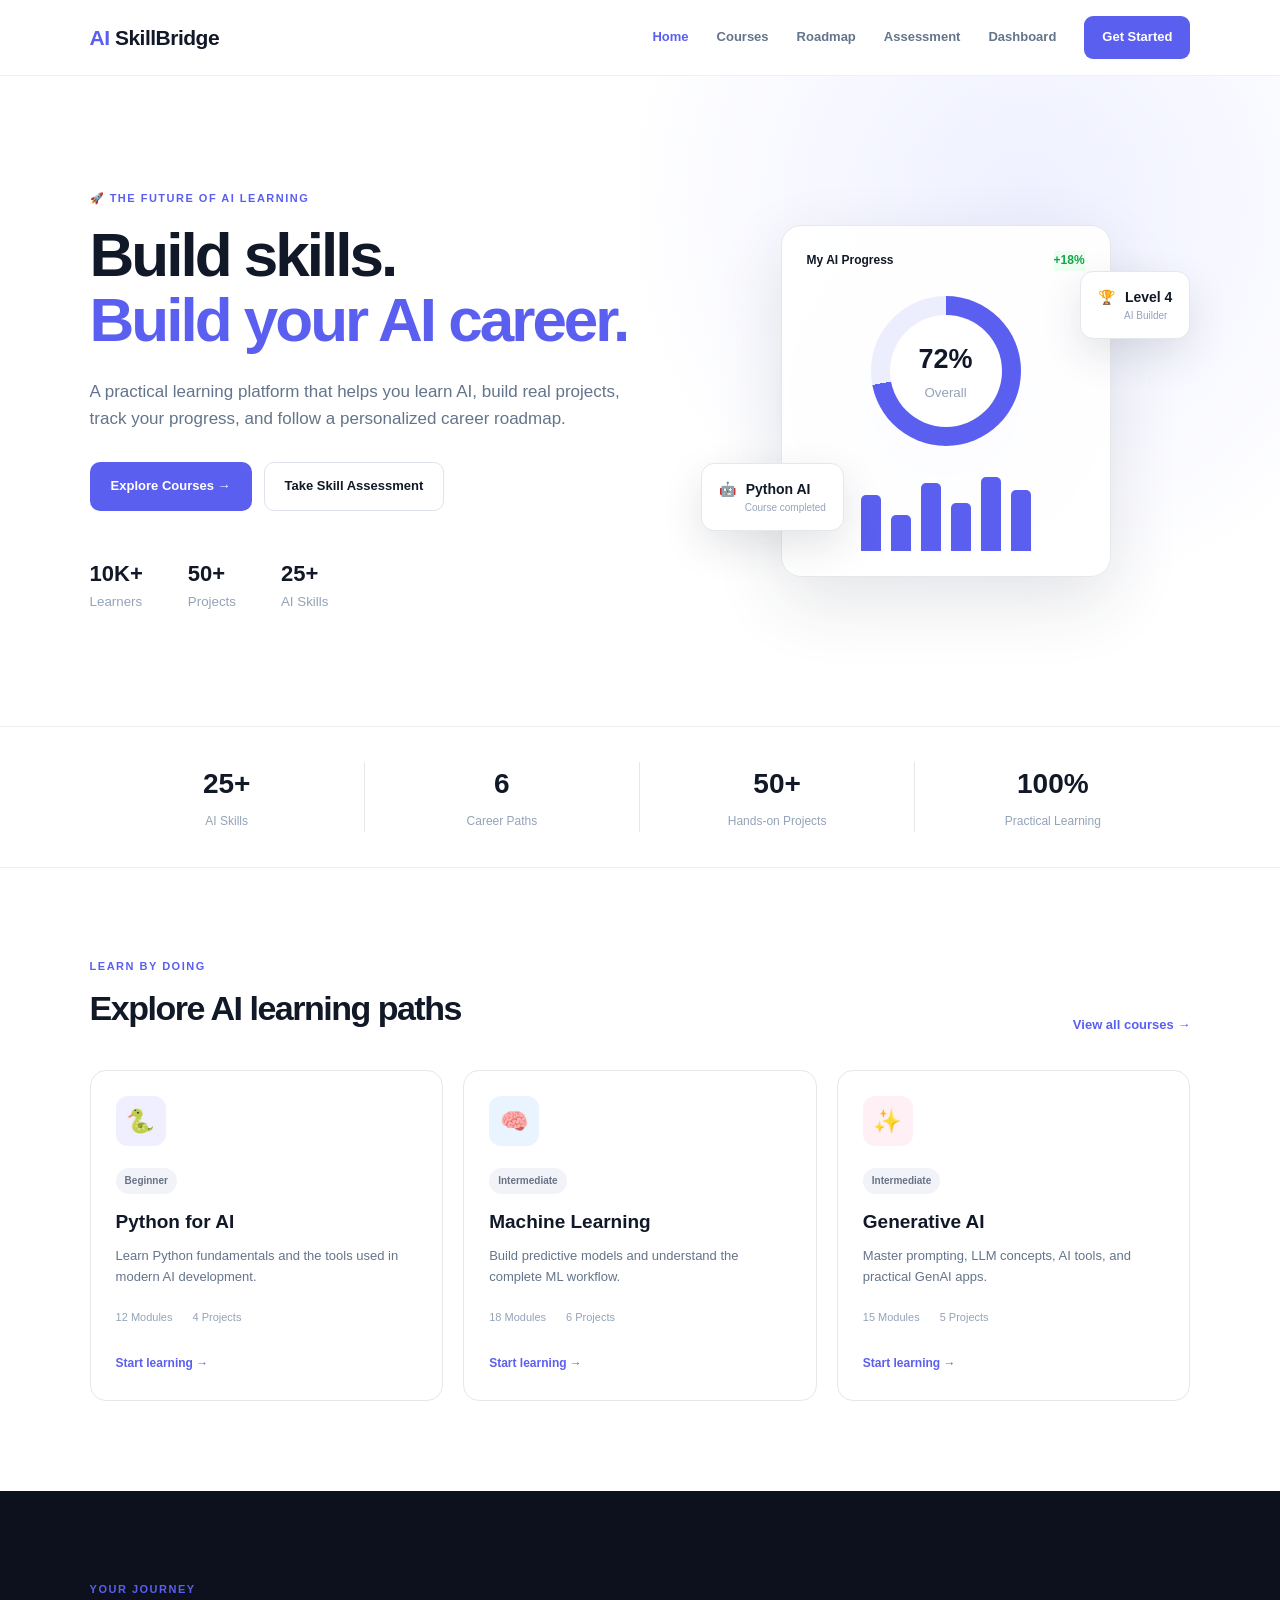
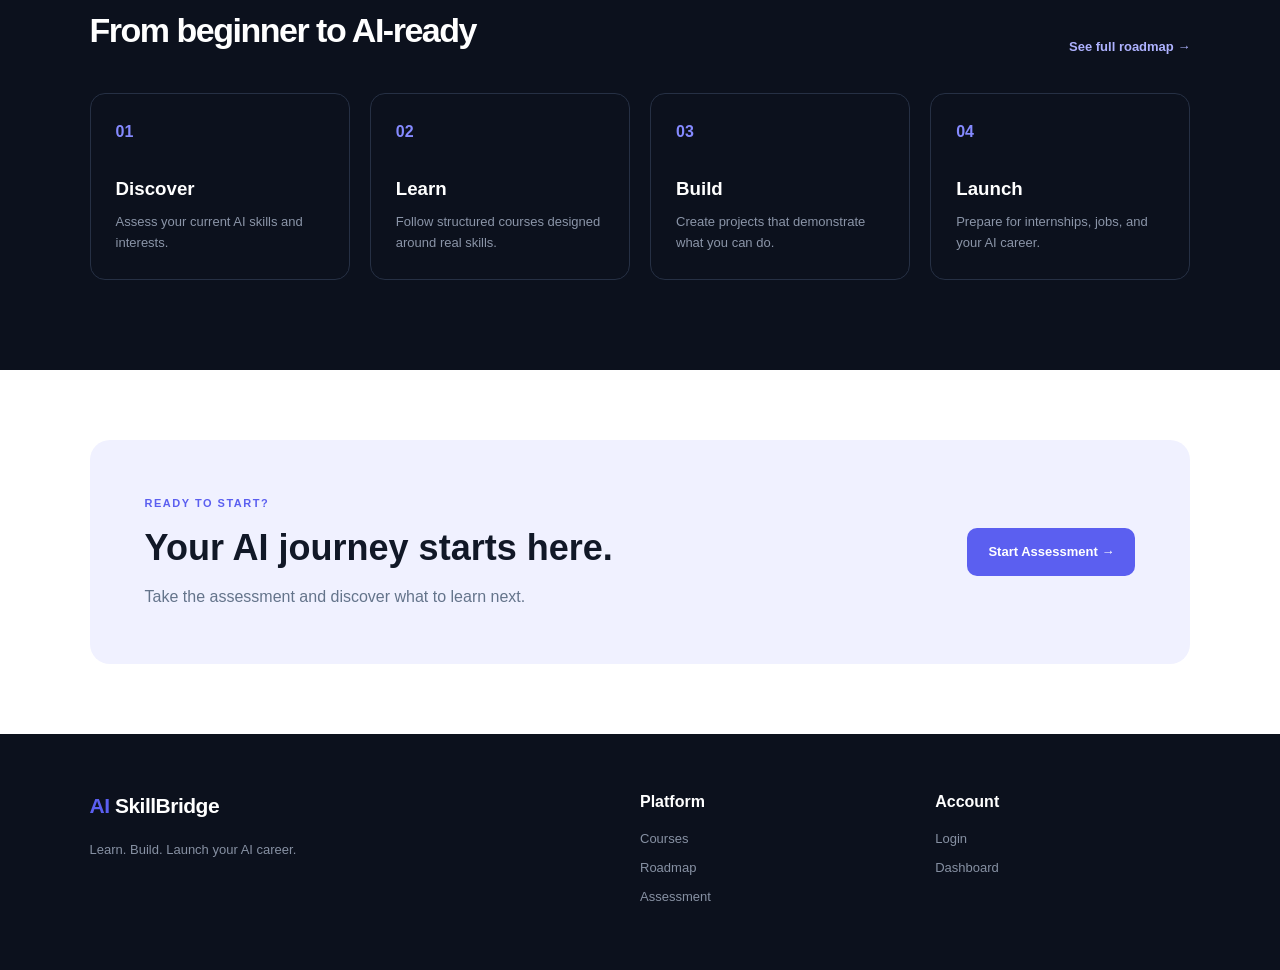
<file: index.html>
<!DOCTYPE html>
<html lang="en">
<head>
    <meta charset="UTF-8">
    <meta name="viewport" content="width=device-width, initial-scale=1.0">

    <title>AI SkillBridge | Build Your AI Career</title>

    <link rel="stylesheet" href="style.css">
    <link rel="stylesheet" href="responsive.css">
</head>

<body>

<header class="navbar">

    <a class="logo" href="index.html">
        <span>AI</span> SkillBridge
    </a>

    <button class="menu-toggle" id="menuToggle">☰</button>

    <nav id="mainNav">
        <a class="active" href="index.html">Home</a>
        <a href="courses.html">Courses</a>
        <a href="roadmap.html">Roadmap</a>
        <a href="assessment.html">Assessment</a>
        <a href="dashboard.html">Dashboard</a>
        <a class="nav-btn" href="login.html">Get Started</a>
    </nav>

</header>

<main>

<section class="hero">

    <div class="hero-copy">

        <p class="eyebrow">🚀 THE FUTURE OF AI LEARNING</p>

        <h1>
            Build skills.<br>
            <span>Build your AI career.</span>
        </h1>

        <p class="hero-text">
            A practical learning platform that helps you learn AI,
            build real projects, track your progress, and follow
            a personalized career roadmap.
        </p>

        <div class="hero-actions">

            <a class="btn primary" href="courses.html">
                Explore Courses →
            </a>

            <a class="btn secondary" href="assessment.html">
                Take Skill Assessment
            </a>

        </div>

        <div class="trust">

            <div>
                <strong>10K+</strong>
                <small>Learners</small>
            </div>

            <div>
                <strong>50+</strong>
                <small>Projects</small>
            </div>

            <div>
                <strong>25+</strong>
                <small>AI Skills</small>
            </div>

        </div>

    </div>


    <div class="hero-visual">

        <div class="orb"></div>

        <div class="dash-card main-card">

            <div class="card-top">
                <span>My AI Progress</span>
                <span class="green">+18%</span>
            </div>

            <div class="progress-ring">
                <b>72%</b>
                <small>Overall</small>
            </div>

            <div class="mini-bars">
                <i style="height:70%"></i>
                <i style="height:45%"></i>
                <i style="height:85%"></i>
                <i style="height:60%"></i>
                <i style="height:92%"></i>
                <i style="height:76%"></i>
            </div>

        </div>

        <div class="floating-card float-one">
            🤖
            <b>Python AI</b>
            <small>Course completed</small>
        </div>

        <div class="floating-card float-two">
            🏆
            <b>Level 4</b>
            <small>AI Builder</small>
        </div>

    </div>

</section>


<section class="stats">

    <div>
        <strong>25+</strong>
        <span>AI Skills</span>
    </div>

    <div>
        <strong>6</strong>
        <span>Career Paths</span>
    </div>

    <div>
        <strong>50+</strong>
        <span>Hands-on Projects</span>
    </div>

    <div>
        <strong>100%</strong>
        <span>Practical Learning</span>
    </div>

</section>


<section class="section">

    <div class="section-head">

        <div>
            <p class="eyebrow">LEARN BY DOING</p>
            <h2>Explore AI learning paths</h2>
        </div>

        <a href="courses.html">View all courses →</a>

    </div>


    <div class="course-grid">

        <article class="course-card">

            <div class="course-icon purple">🐍</div>

            <span class="tag">Beginner</span>

            <h3>Python for AI</h3>

            <p>
                Learn Python fundamentals and the tools used
                in modern AI development.
            </p>

            <div class="course-meta">
                <span>12 Modules</span>
                <span>4 Projects</span>
            </div>

            <a href="courses.html">Start learning →</a>

        </article>


        <article class="course-card">

            <div class="course-icon blue">🧠</div>

            <span class="tag">Intermediate</span>

            <h3>Machine Learning</h3>

            <p>
                Build predictive models and understand
                the complete ML workflow.
            </p>

            <div class="course-meta">
                <span>18 Modules</span>
                <span>6 Projects</span>
            </div>

            <a href="courses.html">Start learning →</a>

        </article>


        <article class="course-card">

            <div class="course-icon pink">✨</div>

            <span class="tag">Intermediate</span>

            <h3>Generative AI</h3>

            <p>
                Master prompting, LLM concepts, AI tools,
                and practical GenAI apps.
            </p>

            <div class="course-meta">
                <span>15 Modules</span>
                <span>5 Projects</span>
            </div>

            <a href="courses.html">Start learning →</a>

        </article>

    </div>

</section>


<section class="dark-section">

    <div class="section-head">

        <div>
            <p class="eyebrow">YOUR JOURNEY</p>
            <h2>From beginner to AI-ready</h2>
        </div>

        <a href="roadmap.html">See full roadmap →</a>

    </div>


    <div class="steps">

        <div class="step">
            <span>01</span>
            <h3>Discover</h3>
            <p>Assess your current AI skills and interests.</p>
        </div>

        <div class="step">
            <span>02</span>
            <h3>Learn</h3>
            <p>Follow structured courses designed around real skills.</p>
        </div>

        <div class="step">
            <span>03</span>
            <h3>Build</h3>
            <p>Create projects that demonstrate what you can do.</p>
        </div>

        <div class="step">
            <span>04</span>
            <h3>Launch</h3>
            <p>Prepare for internships, jobs, and your AI career.</p>
        </div>

    </div>

</section>


<section class="cta">

    <div>

        <p class="eyebrow">READY TO START?</p>

        <h2>Your AI journey starts here.</h2>

        <p>
            Take the assessment and discover what to learn next.
        </p>

    </div>

    <a class="btn primary" href="assessment.html">
        Start Assessment →
    </a>

</section>

</main>


<footer>

    <div>
        <a class="logo" href="index.html">
            <span>AI</span> SkillBridge
        </a>

        <p>Learn. Build. Launch your AI career.</p>
    </div>

    <div>
        <h4>Platform</h4>
        <a href="courses.html">Courses</a>
        <a href="roadmap.html">Roadmap</a>
        <a href="assessment.html">Assessment</a>
    </div>

    <div>
        <h4>Account</h4>
        <a href="login.html">Login</a>
        <a href="dashboard.html">Dashboard</a>
    </div>

</footer>


<script src="script.js"></script>

</body>
</html>
</file>
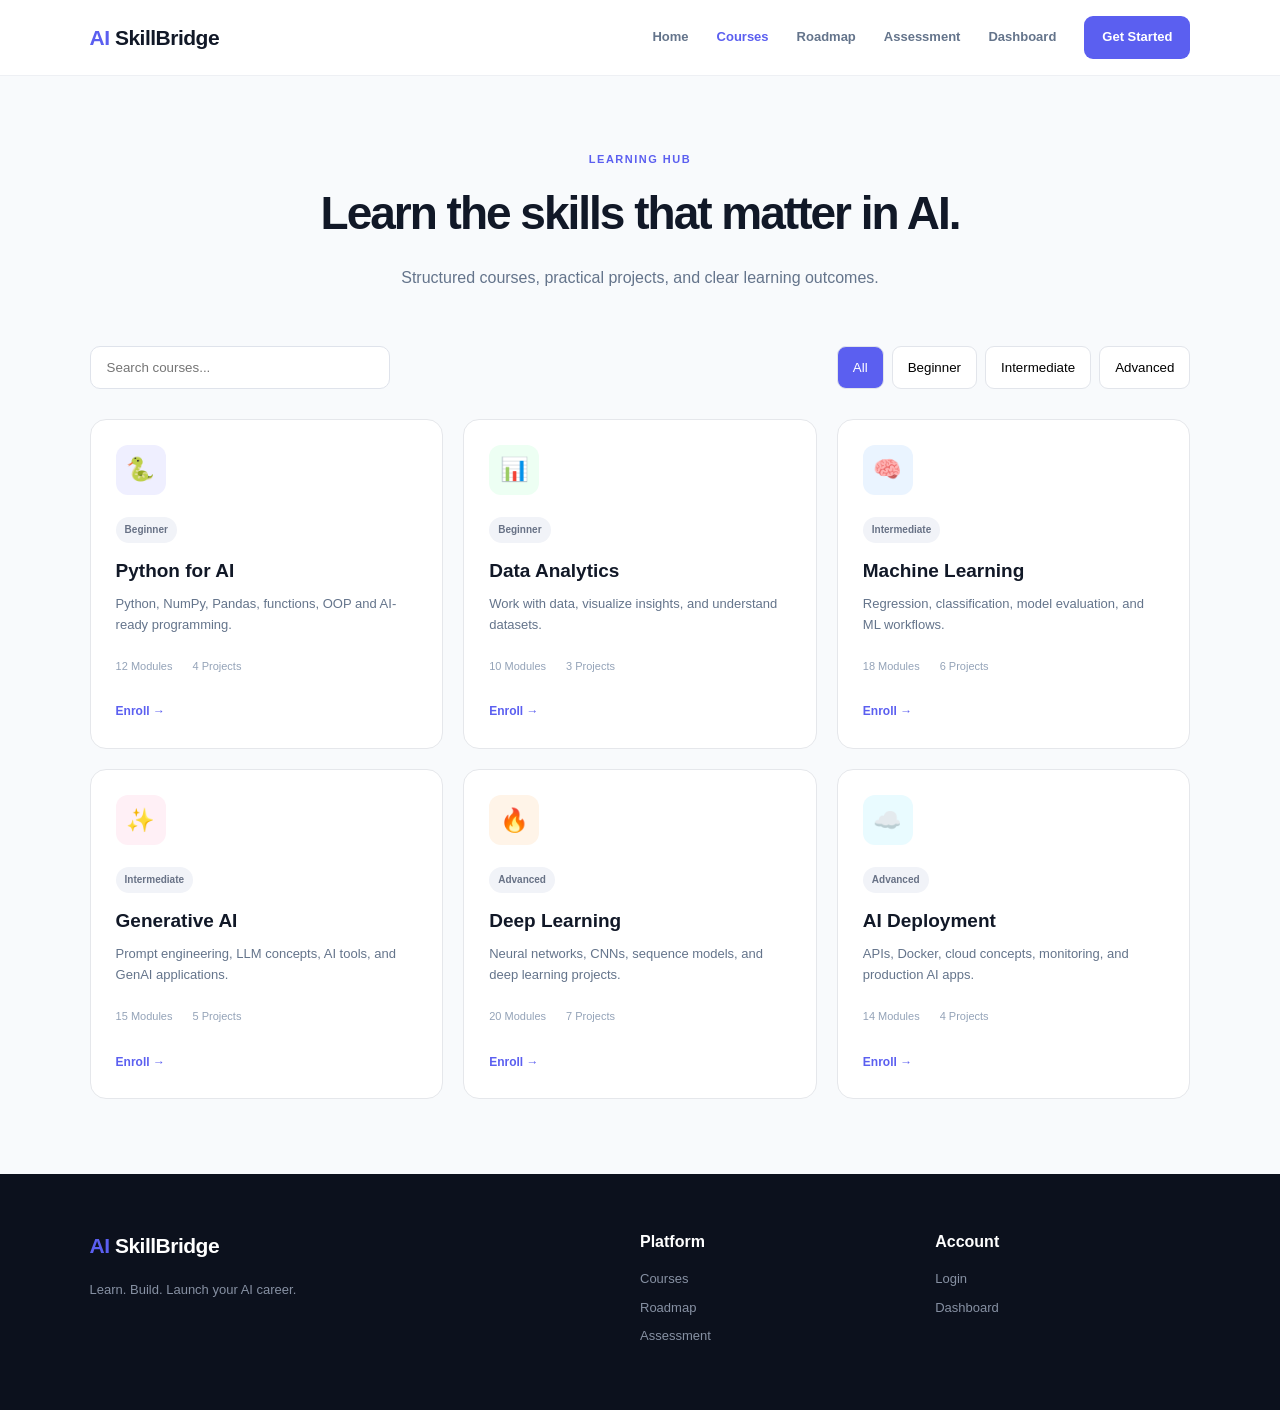
<file: courses.html>
<!DOCTYPE html>
<html lang="en">

<head>

    <meta charset="UTF-8">
    <meta name="viewport" content="width=device-width, initial-scale=1.0">

    <title>Courses | AI SkillBridge</title>

    <link rel="stylesheet" href="style.css">
    <link rel="stylesheet" href="responsive.css">

</head>

<body>

<header class="navbar">

    <a class="logo" href="index.html">
        <span>AI</span> SkillBridge
    </a>

    <button class="menu-toggle" id="menuToggle">☰</button>

    <nav id="mainNav">

        <a href="index.html">Home</a>

        <a class="active" href="courses.html">
            Courses
        </a>

        <a href="roadmap.html">Roadmap</a>

        <a href="assessment.html">Assessment</a>

        <a href="dashboard.html">Dashboard</a>

        <a class="nav-btn" href="login.html">
            Get Started
        </a>

    </nav>

</header>


<main class="page">

    <div class="page-hero">

        <p class="eyebrow">LEARNING HUB</p>

        <h1>
            Learn the skills that matter in AI.
        </h1>

        <p>
            Structured courses, practical projects,
            and clear learning outcomes.
        </p>

    </div>


    <div class="toolbar">

        <input
            id="courseSearch"
            type="search"
            placeholder="Search courses..."
        >

        <div class="filters">

            <button class="filter active" data-filter="all">
                All
            </button>

            <button class="filter" data-filter="beginner">
                Beginner
            </button>

            <button class="filter" data-filter="intermediate">
                Intermediate
            </button>

            <button class="filter" data-filter="advanced">
                Advanced
            </button>

        </div>

    </div>


    <div class="course-grid full-grid" id="courseGrid">


        <article
            class="course-card searchable"
            data-level="beginner"
            data-name="python ai"
        >

            <div class="course-icon purple">🐍</div>

            <span class="tag">Beginner</span>

            <h3>Python for AI</h3>

            <p>
                Python, NumPy, Pandas, functions,
                OOP and AI-ready programming.
            </p>

            <div class="course-meta">
                <span>12 Modules</span>
                <span>4 Projects</span>
            </div>

            <button
                class="course-action"
                data-course="Python for AI"
            >
                Enroll →
            </button>

        </article>


        <article
            class="course-card searchable"
            data-level="beginner"
            data-name="data analytics"
        >

            <div class="course-icon green">📊</div>

            <span class="tag">Beginner</span>

            <h3>Data Analytics</h3>

            <p>
                Work with data, visualize insights,
                and understand datasets.
            </p>

            <div class="course-meta">
                <span>10 Modules</span>
                <span>3 Projects</span>
            </div>

            <button
                class="course-action"
                data-course="Data Analytics"
            >
                Enroll →
            </button>

        </article>


        <article
            class="course-card searchable"
            data-level="intermediate"
            data-name="machine learning"
        >

            <div class="course-icon blue">🧠</div>

            <span class="tag">Intermediate</span>

            <h3>Machine Learning</h3>

            <p>
                Regression, classification,
                model evaluation, and ML workflows.
            </p>

            <div class="course-meta">
                <span>18 Modules</span>
                <span>6 Projects</span>
            </div>

            <button
                class="course-action"
                data-course="Machine Learning"
            >
                Enroll →
            </button>

        </article>


        <article
            class="course-card searchable"
            data-level="intermediate"
            data-name="generative ai llm"
        >

            <div class="course-icon pink">✨</div>

            <span class="tag">Intermediate</span>

            <h3>Generative AI</h3>

            <p>
                Prompt engineering, LLM concepts,
                AI tools, and GenAI applications.
            </p>

            <div class="course-meta">
                <span>15 Modules</span>
                <span>5 Projects</span>
            </div>

            <button
                class="course-action"
                data-course="Generative AI"
            >
                Enroll →
            </button>

        </article>


        <article
            class="course-card searchable"
            data-level="advanced"
            data-name="deep learning"
        >

            <div class="course-icon orange">🔥</div>

            <span class="tag">Advanced</span>

            <h3>Deep Learning</h3>

            <p>
                Neural networks, CNNs, sequence models,
                and deep learning projects.
            </p>

            <div class="course-meta">
                <span>20 Modules</span>
                <span>7 Projects</span>
            </div>

            <button
                class="course-action"
                data-course="Deep Learning"
            >
                Enroll →
            </button>

        </article>


        <article
            class="course-card searchable"
            data-level="advanced"
            data-name="ai deployment"
        >

            <div class="course-icon cyan">☁️</div>

            <span class="tag">Advanced</span>

            <h3>AI Deployment</h3>

            <p>
                APIs, Docker, cloud concepts,
                monitoring, and production AI apps.
            </p>

            <div class="course-meta">
                <span>14 Modules</span>
                <span>4 Projects</span>
            </div>

            <button
                class="course-action"
                data-course="AI Deployment"
            >
                Enroll →
            </button>

        </article>

    </div>

</main>


<footer>

    <div>

        <a class="logo" href="index.html">
            <span>AI</span> SkillBridge
        </a>

        <p>Learn. Build. Launch your AI career.</p>

    </div>

    <div>

        <h4>Platform</h4>

        <a href="courses.html">Courses</a>
        <a href="roadmap.html">Roadmap</a>
        <a href="assessment.html">Assessment</a>

    </div>

    <div>

        <h4>Account</h4>

        <a href="login.html">Login</a>
        <a href="dashboard.html">Dashboard</a>

    </div>

</footer>


<script src="courses.js"></script>
<script src="script.js"></script>

</body>
</html>
</file>
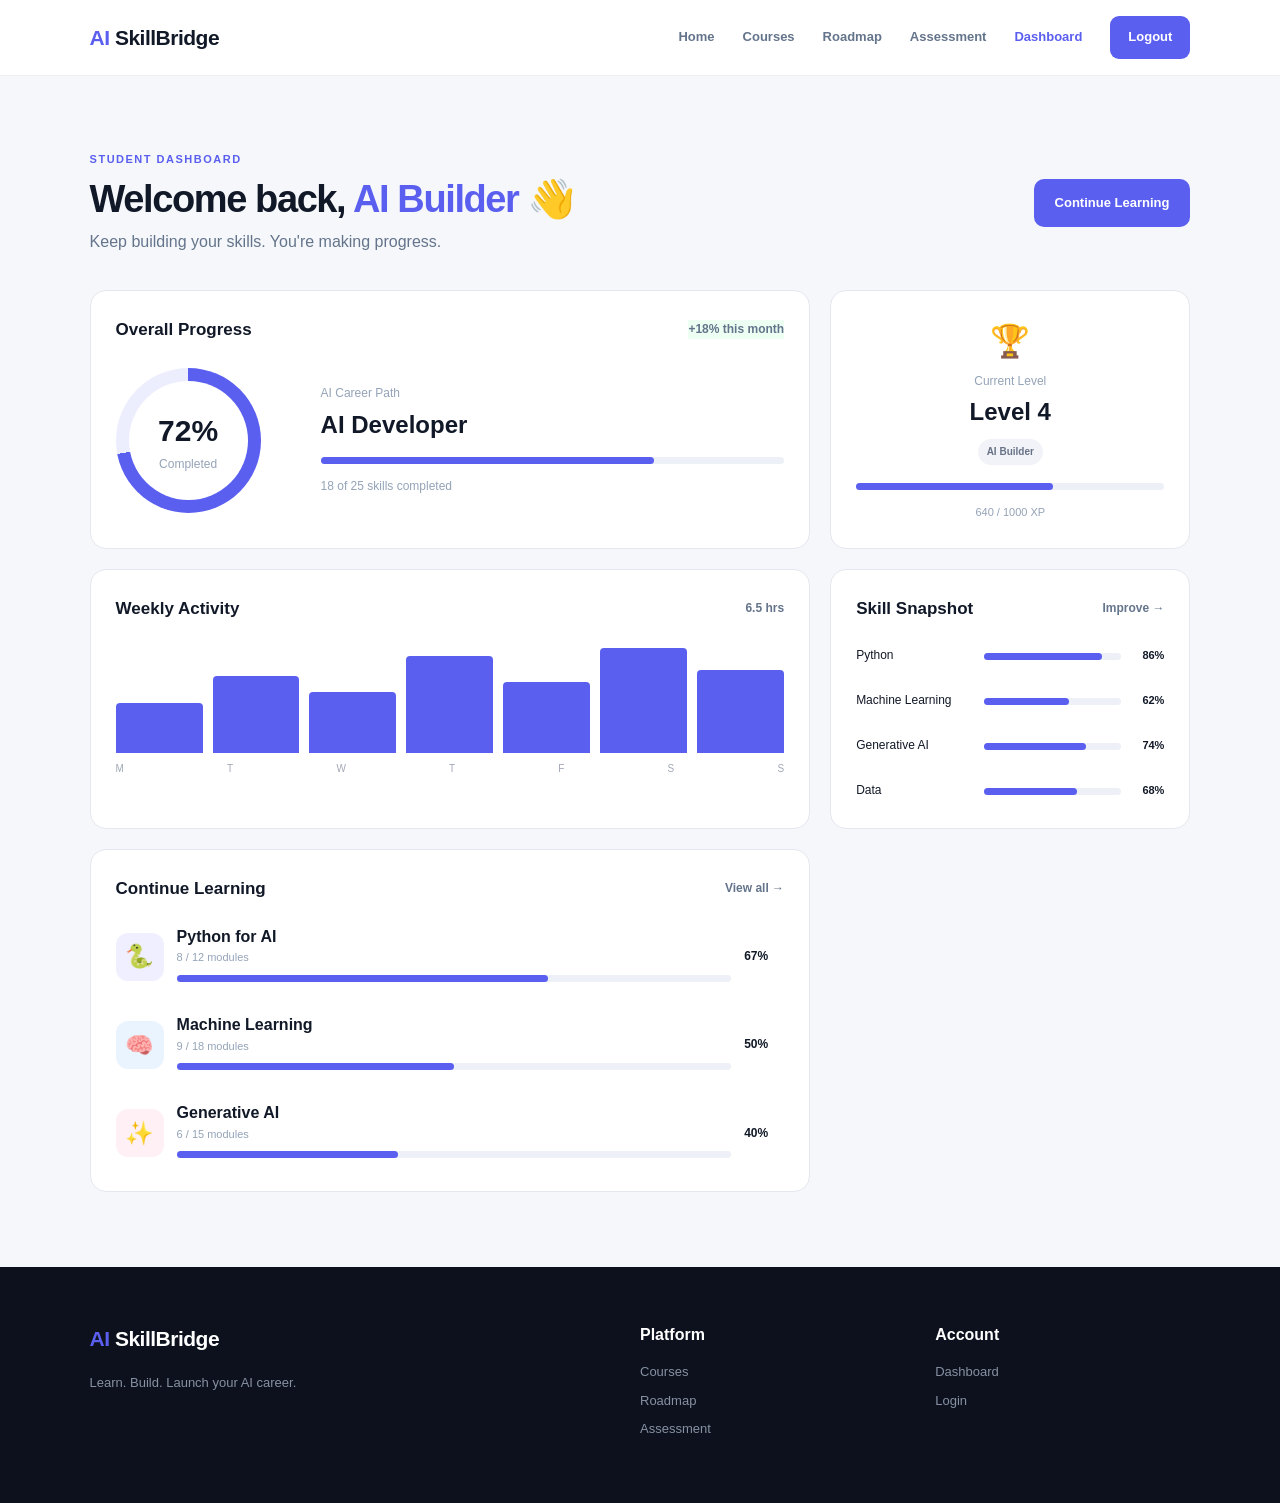
<file: dashboard.html>
<!DOCTYPE html>
<html lang="en">

<head>

    <meta charset="UTF-8">

    <meta
        name="viewport"
        content="width=device-width, initial-scale=1.0"
    >

    <title>Dashboard | AI SkillBridge</title>

    <link rel="stylesheet" href="style.css">
    <link rel="stylesheet" href="dashboard.css">
    <link rel="stylesheet" href="responsive.css">

</head>

<body>

<header class="navbar">

    <a class="logo" href="index.html">
        <span>AI</span> SkillBridge
    </a>

    <button class="menu-toggle" id="menuToggle">☰</button>

    <nav id="mainNav">

        <a href="index.html">Home</a>

        <a href="courses.html">Courses</a>

        <a href="roadmap.html">Roadmap</a>

        <a href="assessment.html">Assessment</a>

        <a class="active" href="dashboard.html">
            Dashboard
        </a>

        <a class="nav-btn" href="login.html">
            Logout
        </a>

    </nav>

</header>


<main class="dashboard page">

    <div class="welcome">

        <div>

            <p class="eyebrow">STUDENT DASHBOARD</p>

            <h1>
                Welcome back,
                <span id="userName">AI Builder</span> 👋
            </h1>

            <p>
                Keep building your skills.
                You're making progress.
            </p>

        </div>

        <a class="btn primary" href="courses.html">
            Continue Learning
        </a>

    </div>


    <div class="dashboard-grid">


        <div class="dash-panel progress-panel">

            <div class="panel-title">

                <h3>Overall Progress</h3>

                <span class="green">
                    +18% this month
                </span>

            </div>


            <div class="big-progress">

                <div class="circle-progress">

                    <strong>72%</strong>

                    <small>Completed</small>

                </div>


                <div>

                    <p>AI Career Path</p>

                    <h2>AI Developer</h2>

                    <div class="line">
                        <i style="width:72%"></i>
                    </div>

                    <small>
                        18 of 25 skills completed
                    </small>

                </div>

            </div>

        </div>


        <div class="dash-panel level-panel">

            <span class="level-icon">🏆</span>

            <p>Current Level</p>

            <h2>Level 4</h2>

            <span class="tag">
                AI Builder
            </span>

            <div class="line">
                <i style="width:64%"></i>
            </div>

            <small>640 / 1000 XP</small>

        </div>


        <div class="dash-panel">

            <div class="panel-title">

                <h3>Weekly Activity</h3>

                <span>6.5 hrs</span>

            </div>


            <div class="activity-chart">

                <i style="height:45%"></i>
                <i style="height:70%"></i>
                <i style="height:55%"></i>
                <i style="height:88%"></i>
                <i style="height:64%"></i>
                <i style="height:95%"></i>
                <i style="height:75%"></i>

            </div>


            <div class="days">

                <span>M</span>
                <span>T</span>
                <span>W</span>
                <span>T</span>
                <span>F</span>
                <span>S</span>
                <span>S</span>

            </div>

        </div>


        <div class="dash-panel courses-progress">

            <div class="panel-title">

                <h3>Continue Learning</h3>

                <a href="courses.html">
                    View all →
                </a>

            </div>


            <div class="learning-item">

                <span class="course-icon purple">
                    🐍
                </span>

                <div>

                    <b>Python for AI</b>

                    <small>
                        8 / 12 modules
                    </small>

                    <div class="line">
                        <i style="width:67%"></i>
                    </div>

                </div>

                <strong>67%</strong>

            </div>


            <div class="learning-item">

                <span class="course-icon blue">
                    🧠
                </span>

                <div>

                    <b>Machine Learning</b>

                    <small>
                        9 / 18 modules
                    </small>

                    <div class="line">
                        <i style="width:50%"></i>
                    </div>

                </div>

                <strong>50%</strong>

            </div>


            <div class="learning-item">

                <span class="course-icon pink">
                    ✨
                </span>

                <div>

                    <b>Generative AI</b>

                    <small>
                        6 / 15 modules
                    </small>

                    <div class="line">
                        <i style="width:40%"></i>
                    </div>

                </div>

                <strong>40%</strong>

            </div>

        </div>


        <div class="dash-panel skills">

            <div class="panel-title">

                <h3>Skill Snapshot</h3>

                <a href="assessment.html">
                    Improve →
                </a>

            </div>


            <div class="skill">

                <span>Python</span>

                <div class="line">
                    <i style="width:86%"></i>
                </div>

                <b>86%</b>

            </div>


            <div class="skill">

                <span>Machine Learning</span>

                <div class="line">
                    <i style="width:62%"></i>
                </div>

                <b>62%</b>

            </div>


            <div class="skill">

                <span>Generative AI</span>

                <div class="line">
                    <i style="width:74%"></i>
                </div>

                <b>74%</b>

            </div>


            <div class="skill">

                <span>Data</span>

                <div class="line">
                    <i style="width:68%"></i>
                </div>

                <b>68%</b>

            </div>

        </div>

    </div>

</main>


<footer>

    <div>

        <a class="logo" href="index.html">
            <span>AI</span> SkillBridge
        </a>

        <p>
            Learn. Build. Launch your AI career.
        </p>

    </div>

    <div>

        <h4>Platform</h4>

        <a href="courses.html">Courses</a>
        <a href="roadmap.html">Roadmap</a>
        <a href="assessment.html">Assessment</a>

    </div>

    <div>

        <h4>Account</h4>

        <a href="dashboard.html">Dashboard</a>
        <a href="login.html">Login</a>

    </div>

</footer>


<script src="dashboard.js"></script>
<script src="script.js"></script>

</body>
</html>
</file>
<file: style.css>
* {
    margin: 0;
    padding: 0;
    box-sizing: border-box;
}

:root {
    --primary: #5b5ff0;
    --primary-dark: #4549d8;
    --text: #111827;
    --muted: #64748b;
    --border: #e5e7eb;
    --light: #f8fafc;
    --dark: #0c111d;
    --green: #16a34a;
}

html {
    scroll-behavior: smooth;
}

body {
    font-family: Arial, Helvetica, sans-serif;
    color: var(--text);
    background: #ffffff;
    line-height: 1.6;
}

a {
    text-decoration: none;
    color: inherit;
}

button,
input {
    font-family: inherit;
}


/* NAVBAR */

.navbar {
    height: 76px;
    padding: 0 7%;
    display: flex;
    align-items: center;
    justify-content: space-between;
    background: #ffffff;
    border-bottom: 1px solid #eef0f4;
    position: sticky;
    top: 0;
    z-index: 100;
}

.logo {
    font-size: 21px;
    font-weight: 800;
    letter-spacing: -0.5px;
}

.logo span {
    color: var(--primary);
}

.navbar nav {
    display: flex;
    align-items: center;
    gap: 28px;
}

.navbar nav a {
    font-size: 13px;
    font-weight: 600;
    color: #64748b;
}

.navbar nav a:hover,
.navbar nav a.active {
    color: var(--primary);
}

.nav-btn {
    background: var(--primary);
    color: #ffffff !important;
    padding: 11px 18px;
    border-radius: 9px;
}

.menu-toggle {
    display: none;
    border: none;
    background: none;
    font-size: 25px;
    cursor: pointer;
}


/* BUTTONS */

.btn {
    display: inline-block;
    padding: 13px 20px;
    border-radius: 10px;
    border: 1px solid transparent;
    font-size: 13px;
    font-weight: 700;
    cursor: pointer;
}

.btn.primary {
    background: var(--primary);
    color: #ffffff;
}

.btn.primary:hover {
    background: var(--primary-dark);
}

.btn.secondary {
    background: #ffffff;
    color: var(--text);
    border-color: #dfe3eb;
}

.btn.secondary:hover {
    border-color: var(--primary);
    color: var(--primary);
}


/* HERO */

.hero {
    min-height: 650px;
    padding: 85px 7%;
    display: grid;
    grid-template-columns: 1.05fr 0.95fr;
    gap: 70px;
    align-items: center;
    background:
        radial-gradient(
            circle at 80% 20%,
            #eef0ff,
            transparent 35%
        );
}

.eyebrow {
    color: var(--primary);
    font-size: 11px;
    font-weight: 800;
    letter-spacing: 1.5px;
}

.hero h1 {
    font-size: 62px;
    line-height: 1.05;
    letter-spacing: -3px;
    margin: 15px 0 25px;
}

.hero h1 span {
    color: var(--primary);
}

.hero-text {
    max-width: 580px;
    color: var(--muted);
    font-size: 17px;
}

.hero-actions {
    display: flex;
    gap: 12px;
    margin-top: 30px;
    flex-wrap: wrap;
}

.trust {
    display: flex;
    gap: 45px;
    margin-top: 45px;
}

.trust div {
    display: flex;
    flex-direction: column;
}

.trust strong {
    font-size: 22px;
}

.trust small {
    color: #94a3b8;
}


/* HERO VISUAL */

.hero-visual {
    height: 440px;
    position: relative;
    display: flex;
    align-items: center;
    justify-content: center;
}

.orb {
    position: absolute;
    width: 350px;
    height: 350px;
    border-radius: 50%;
    background:
        radial-gradient(
            circle,
            #cfd2ff,
            #eef0ff 55%,
            transparent 70%
        );
}

.dash-card {
    background: rgba(255, 255, 255, 0.95);
    border: 1px solid #e5e7eb;
    border-radius: 20px;
    box-shadow: 0 25px 70px rgba(30, 41, 59, 0.12);
}

.main-card {
    width: 330px;
    padding: 25px;
    position: relative;
    z-index: 2;
}

.card-top {
    display: flex;
    justify-content: space-between;
    font-size: 12px;
    font-weight: 700;
}

.green {
    color: var(--green);
}

.progress-ring {
    width: 150px;
    height: 150px;
    margin: 25px auto;
    border-radius: 50%;
    background:
        conic-gradient(
            var(--primary) 72%,
            #eceefe 0
        );
    display: flex;
    flex-direction: column;
    align-items: center;
    justify-content: center;
    position: relative;
}

.progress-ring::after {
    content: "";
    position: absolute;
    width: 112px;
    height: 112px;
    background: white;
    border-radius: 50%;
}

.progress-ring b,
.progress-ring small {
    position: relative;
    z-index: 2;
}

.progress-ring b {
    font-size: 27px;
}

.progress-ring small {
    color: #94a3b8;
}

.mini-bars {
    height: 80px;
    display: flex;
    align-items: end;
    justify-content: center;
    gap: 10px;
}

.mini-bars i {
    width: 20px;
    background: var(--primary);
    border-radius: 5px 5px 0 0;
}

.floating-card {
    position: absolute;
    z-index: 4;
    background: white;
    border: 1px solid #e5e7eb;
    padding: 14px 17px;
    border-radius: 13px;
    box-shadow: 0 15px 40px rgba(30, 41, 59, 0.12);
    font-size: 14px;
}

.floating-card b {
    margin-left: 6px;
}

.floating-card small {
    display: block;
    margin-left: 26px;
    color: #94a3b8;
    font-size: 10px;
}

.float-one {
    left: 0;
    bottom: 90px;
}

.float-two {
    right: 0;
    top: 90px;
}


/* STATS */

.stats {
    padding: 35px 7%;
    display: grid;
    grid-template-columns: repeat(4, 1fr);
    border-top: 1px solid #eee;
    border-bottom: 1px solid #eee;
}

.stats div {
    text-align: center;
    border-right: 1px solid #e5e7eb;
}

.stats div:last-child {
    border: none;
}

.stats strong {
    display: block;
    font-size: 28px;
}

.stats span {
    color: #94a3b8;
    font-size: 12px;
}


/* SECTIONS */

.section,
.dark-section {
    padding: 90px 7%;
}

.section-head {
    display: flex;
    align-items: end;
    justify-content: space-between;
    margin-bottom: 35px;
}

.section-head h2 {
    font-size: 34px;
    letter-spacing: -1.5px;
    margin-top: 5px;
}

.section-head > a {
    color: var(--primary);
    font-size: 13px;
    font-weight: 700;
}


/* COURSES */

.course-grid {
    display: grid;
    grid-template-columns: repeat(3, 1fr);
    gap: 20px;
}

.course-card {
    padding: 25px;
    border: 1px solid #e5e7eb;
    border-radius: 16px;
    background: #ffffff;
    transition: 0.25s;
}

.course-card:hover {
    transform: translateY(-5px);
    box-shadow: 0 20px 45px rgba(30, 41, 59, 0.08);
}

.course-icon {
    width: 50px;
    height: 50px;
    display: grid;
    place-items: center;
    border-radius: 12px;
    font-size: 23px;
    margin-bottom: 20px;
}

.purple {
    background: #efefff;
}

.blue {
    background: #eaf4ff;
}

.pink {
    background: #fff0f6;
}

.green {
    background: #edfff3;
}

.orange {
    background: #fff4e8;
}

.cyan {
    background: #e9fbff;
}

.tag {
    display: inline-block;
    background: #f1f3f8;
    color: #687286;
    border-radius: 30px;
    padding: 5px 9px;
    font-size: 10px;
    font-weight: 800;
}

.course-card h3 {
    margin: 13px 0 8px;
    font-size: 19px;
}

.course-card p {
    color: #64748b;
    font-size: 13px;
}

.course-meta {
    display: flex;
    gap: 20px;
    margin: 22px 0;
    color: #94a3b8;
    font-size: 11px;
}

.course-card > a,
.course-action {
    color: var(--primary);
    font-size: 12px;
    font-weight: 800;
    border: none;
    background: none;
    cursor: pointer;
}


/* DARK SECTION */

.dark-section {
    background: var(--dark);
    color: #ffffff;
}

.dark-section .section-head a {
    color: #aeb2ff;
}

.steps {
    display: grid;
    grid-template-columns: repeat(4, 1fr);
    gap: 20px;
}

.step {
    border: 1px solid #263044;
    border-radius: 15px;
    padding: 25px;
}

.step span {
    color: #858aff;
    font-weight: 800;
}

.step h3 {
    margin: 30px 0 8px;
}

.step p {
    color: #8b95a8;
    font-size: 13px;
}


/* CTA */

.cta {
    margin: 70px 7%;
    padding: 55px;
    border-radius: 20px;
    background: #f0f1ff;
    display: flex;
    align-items: center;
    justify-content: space-between;
}

.cta h2 {
    font-size: 36px;
    margin: 7px 0;
}

.cta p:not(.eyebrow) {
    color: #64748b;
}


/* FOOTER */

footer {
    padding: 55px 7%;
    background: #0c111d;
    color: #ffffff;
    display: grid;
    grid-template-columns: 2fr 1fr 1fr;
    gap: 40px;
}

footer p {
    color: #8791a3;
    font-size: 13px;
    margin-top: 17px;
}

footer h4 {
    margin-bottom: 14px;
}

footer div > a:not(.logo) {
    display: block;
    color: #8791a3;
    font-size: 13px;
    margin: 8px 0;
}


/* INNER PAGES */

.page {
    padding: 75px 7%;
    min-height: 650px;
    background: #f8fafc;
}

.page-hero {
    text-align: center;
    margin-bottom: 55px;
}

.page-hero h1 {
    font-size: 46px;
    letter-spacing: -2px;
    margin: 8px 0;
}

.page-hero p:not(.eyebrow) {
    color: #64748b;
    margin-top: 15px;
}


/* COURSE TOOLBAR */

.toolbar {
    display: flex;
    justify-content: space-between;
    gap: 20px;
    margin-bottom: 30px;
}

.toolbar input {
    width: 300px;
    padding: 13px 16px;
    border: 1px solid #dfe3eb;
    border-radius: 10px;
    outline: none;
    background: white;
}

.filters {
    display: flex;
    gap: 8px;
}

.filter {
    border: 1px solid #e2e5eb;
    background: #fff;
    border-radius: 9px;
    padding: 10px 15px;
    cursor: pointer;
}

.filter.active {
    background: #5b5ff0;
    color: #fff;
}

.full-grid {
    grid-template-columns: repeat(3, 1fr);
}


/* ROADMAP */

.roadmap {
    max-width: 900px;
    margin: auto;
    position: relative;
}

.roadmap:before {
    content: "";
    position: absolute;
    left: 36px;
    top: 20px;
    bottom: 20px;
    width: 2px;
    background: #e1e4ec;
}

.road-item {
    display: grid;
    grid-template-columns: 74px 1fr;
    gap: 25px;
    position: relative;
    margin-bottom: 25px;
}

.road-number {
    width: 74px;
    height: 74px;
    border-radius: 50%;
    background: #fff;
    border: 2px solid #e4e6ee;
    display: flex;
    align-items: center;
    justify-content: center;
    font-weight: 800;
    z-index: 2;
}

.road-item.done .road-number {
    background: #5b5ff0;
    color: #fff;
    border-color: #5b5ff0;
}

.road-item.current .road-number {
    border-color: #5b5ff0;
    color: #5b5ff0;
}

.road-item > div:last-child {
    background: #fff;
    border: 1px solid #e6e8ef;
    border-radius: 15px;
    padding: 25px;
}

.status {
    font-size: 10px;
    font-weight: 800;
    color: #7773f4;
}

.road-item h2 {
    margin: 7px 0;
}

.road-item p {
    color: #64748b;
    font-size: 14px;
}

.road-tags {
    display: flex;
    gap: 7px;
    margin-top: 15px;
}

.road-tags span {
    background: #f1f3f8;
    padding: 5px 9px;
    border-radius: 7px;
    font-size: 10px;
    font-weight: 700;
}

.small {
    padding: 9px 13px;
    margin-top: 15px;
}


/* ASSESSMENT */

.assessment {
    max-width: 1100px;
    margin: auto;
}

.assessment-head {
    text-align: center;
    margin-bottom: 40px;
}

.quiz-card,
.result-card {
    background: #fff;
    border: 1px solid #e4e7ee;
    border-radius: 18px;
    padding: 35px;
    box-shadow: 0 15px 45px rgba(23, 37, 84, 0.04);
}

.quiz-progress > span {
    font-size: 12px;
    font-weight: 700;
}

.quiz-progress > div {
    height: 6px;
    background: #edf0f5;
    border-radius: 10px;
    margin: 10px 0 35px;
}

.quiz-progress i {
    display: block;
    height: 100%;
    background: #5b5ff0;
    border-radius: 10px;
    transition: 0.3s;
}

.quiz-card h2 {
    font-size: 27px;
    margin-bottom: 25px;
}

.options {
    display: grid;
    gap: 11px;
}

.option {
    background: #fff;
    border: 1px solid #e1e5ec;
    padding: 16px;
    border-radius: 11px;
    text-align: left;
    cursor: pointer;
    display: flex;
    align-items: center;
    gap: 12px;
}

.option span {
    width: 30px;
    height: 30px;
    display: grid;
    place-items: center;
    background: #f1f3f8;
    border-radius: 8px;
    font-weight: 700;
}

.option:hover,
.option.selected {
    border-color: #7773f4;
    background: #f7f7ff;
}

.option.selected span {
    background: #5b5ff0;
    color: #fff;
}

.quiz-actions {
    display: flex;
    justify-content: space-between;
    margin-top: 30px;
}

.hidden {
    display: none !important;
}

.result-card {
    text-align: center;
}

.result-icon {
    font-size: 50px;
}

.result-card h2 {
    font-size: 36px;
    margin: 5px;
}

.result-card p:not(.eyebrow) {
    color: #64748b;
    max-width: 600px;
    margin: 10px auto 25px;
}


/* LOGIN */

.auth-body {
    min-height: 100vh;
    background: #f8fafc;
}

.back-home {
    font-size: 14px;
    color: #64748b;
}

.auth {
    min-height: calc(100vh - 76px);
    display: grid;
    grid-template-columns: 1fr 450px;
    gap: 80px;
    align-items: center;
    max-width: 1100px;
    margin: auto;
    padding: 60px 30px;
}

.auth-visual h1 {
    font-size: 55px;
    line-height: 1.1;
    letter-spacing: -2px;
    max-width: 600px;
}

.auth-visual > p:not(.eyebrow) {
    color: #64748b;
    max-width: 500px;
    margin: 20px 0;
}

.auth-points {
    display: grid;
    gap: 12px;
    color: #475569;
    font-weight: 600;
}

.login-card {
    background: #fff;
    border: 1px solid #e5e7eb;
    border-radius: 18px;
    padding: 32px;
    box-shadow: 0 20px 60px rgba(23, 37, 84, 0.05);
}

.auth-tabs {
    display: flex;
    border-bottom: 1px solid #eee;
    margin-bottom: 25px;
}

.auth-tabs button {
    flex: 1;
    padding: 12px;
    border: 0;
    background: none;
    color: #94a3b8;
    cursor: pointer;
    font-weight: 700;
}

.auth-tabs button.active {
    color: #5b5ff0;
    border-bottom: 2px solid #5b5ff0;
}

.login-card h2 {
    font-size: 28px;
}

.login-card > p {
    color: #94a3b8;
    font-size: 14px;
    margin: 5px 0 25px;
}

.login-card label {
    display: block;
    font-size: 12px;
    font-weight: 700;
    margin: 15px 0;
}

.login-card input {
    width: 100%;
    display: block;
    margin-top: 7px;
    padding: 12px;
    border: 1px solid #e1e5ec;
    border-radius: 9px;
    outline: none;
}

.full {
    width: 100%;
    margin-top: 10px;
}

.demo-note {
    display: block;
    text-align: center;
    color: #a1a8b5;
    margin-top: 18px;
}
</file>
<file: responsive.css>
@media (max-width: 900px) {

    .navbar {
        padding: 0 5%;
    }

    .menu-toggle {
        display: block;
    }

    .navbar nav {
        display: none;
        position: absolute;
        top: 76px;
        left: 0;
        right: 0;
        background: #fff;
        padding: 20px 5%;
        flex-direction: column;
        align-items: flex-start;
        border-bottom: 1px solid #eee;
    }

    .navbar nav.open {
        display: flex;
    }

    .hero {
        grid-template-columns: 1fr;
        padding: 65px 5%;
    }

    .hero h1 {
        font-size: 48px;
    }

    .hero-visual {
        height: 370px;
    }

    .stats {
        padding: 25px 5%;
        grid-template-columns: repeat(2, 1fr);
        gap: 20px;
    }

    .stats div {
        border: 0;
    }

    .section,
    .dark-section,
    .page {
        padding: 65px 5%;
    }

    .course-grid,
    .full-grid {
        grid-template-columns: repeat(2, 1fr);
    }

    .steps {
        grid-template-columns: repeat(2, 1fr);
    }

    .cta {
        margin: 50px 5%;
        padding: 40px;
        gap: 25px;
    }

    .dashboard-grid {
        grid-template-columns: 1fr;
    }

    .courses-progress,
    .skills {
        grid-column: auto;
        grid-row: auto;
    }

    .auth {
        grid-template-columns: 1fr;
        max-width: 600px;
    }

    .auth-visual {
        text-align: center;
    }

    .auth-visual h1 {
        font-size: 42px;
    }

    .auth-points {
        justify-items: center;
    }
}


@media (max-width: 600px) {

    .hero {
        padding-top: 45px;
    }

    .hero h1 {
        font-size: 39px;
        letter-spacing: -2px;
    }

    .hero-text {
        font-size: 15px;
    }

    .trust {
        gap: 18px;
    }

    .hero-visual {
        transform: scale(.85);
        margin: -20px;
    }

    .float-one {
        left: -5px;
    }

    .float-two {
        right: -5px;
    }

    .stats {
        grid-template-columns: repeat(2, 1fr);
    }

    .section-head,
    .cta,
    .welcome,
    .toolbar {
        display: block;
    }

    .section-head > a {
        display: inline-block;
        margin-top: 10px;
    }

    .course-grid,
    .full-grid,
    .steps {
        grid-template-columns: 1fr;
    }

    .toolbar input {
        width: 100%;
        margin-bottom: 12px;
    }

    .filters {
        overflow: auto;
    }

    .filters button {
        white-space: nowrap;
    }

    .page-hero h1,
    .assessment-head h1 {
        font-size: 35px;
    }

    .road-item {
        grid-template-columns: 55px 1fr;
        gap: 12px;
    }

    .road-number {
        width: 55px;
        height: 55px;
    }

    .roadmap:before {
        left: 26px;
    }

    .road-item > div:last-child {
        padding: 18px;
    }

    .dashboard .welcome h1 {
        font-size: 28px;
        margin-bottom: 10px;
    }

    .welcome .btn {
        margin-top: 18px;
    }

    .big-progress {
        grid-template-columns: 1fr;
        justify-items: center;
    }

    .big-progress > div:last-child {
        width: 100%;
    }

    .skill {
        grid-template-columns: 95px 1fr 30px;
    }

    footer {
        grid-template-columns: 1fr 1fr;
    }

    .auth {
        padding: 35px 18px;
    }

    .auth-visual h1 {
        font-size: 35px;
    }

    .login-card {
        padding: 23px;
    }

    .cta {
        padding: 30px;
    }

    .cta h2 {
        font-size: 27px;
    }
}
</file>
<file: dashboard.css>
.dashboard {
    background: #f5f7fb;
}

.welcome {
    display: flex;
    justify-content: space-between;
    align-items: center;
    margin-bottom: 35px;
}

.welcome h1 {
    font-size: 38px;
    letter-spacing: -1.4px;
}

.welcome h1 span {
    color: #5b5ff0;
}

.welcome p:not(.eyebrow) {
    color: #64748b;
}

.dashboard-grid {
    display: grid;
    grid-template-columns: 2fr 1fr;
    gap: 20px;
}

.dash-panel {
    background: #fff;
    border: 1px solid #e4e7ee;
    border-radius: 16px;
    padding: 25px;
}

.progress-panel {
    min-height: 240px;
}

.panel-title {
    display: flex;
    justify-content: space-between;
    align-items: center;
}

.panel-title h3 {
    font-size: 17px;
}

.panel-title span,
.panel-title a {
    font-size: 12px;
    color: #64748b;
    font-weight: 700;
}

.big-progress {
    display: grid;
    grid-template-columns: 180px 1fr;
    align-items: center;
    gap: 25px;
    margin-top: 25px;
}

.circle-progress {
    width: 145px;
    height: 145px;
    border-radius: 50%;

    background:
        conic-gradient(
            #5b5ff0 0 72%,
            #eceefe 72%
        );

    display: flex;
    flex-direction: column;
    align-items: center;
    justify-content: center;

    position: relative;
}

.circle-progress:after {
    content: "";
    position: absolute;
    inset: 13px;
    border-radius: 50%;
    background: #fff;
}

.circle-progress strong,
.circle-progress small {
    position: relative;
    z-index: 1;
}

.circle-progress strong {
    font-size: 30px;
}

.circle-progress small {
    color: #94a3b8;
}

.big-progress p,
.big-progress small {
    color: #94a3b8;
    font-size: 12px;
}

.big-progress h2 {
    margin: 3px 0 12px;
}

.line {
    height: 7px;
    background: #edf0f6;
    border-radius: 10px;
    margin: 8px 0;
}

.line i {
    display: block;
    height: 100%;
    background: #5b5ff0;
    border-radius: 10px;
}

.level-panel {
    text-align: center;
}

.level-icon {
    font-size: 32px;
}

.level-panel p {
    color: #94a3b8;
    font-size: 12px;
    margin-top: 5px;
}

.level-panel h2 {
    margin: 2px;
}

.level-panel .tag {
    margin: 5px 0 10px;
}

.level-panel small {
    color: #94a3b8;
    font-size: 11px;
}

.activity-chart {
    height: 110px;
    display: flex;
    align-items: end;
    gap: 10px;
    margin-top: 20px;
}

.activity-chart i {
    min-width: 10px;
    flex: 1;
    background: #5b5ff0;
    border-radius: 4px 4px 0 0;
}

.days {
    display: flex;
    justify-content: space-between;
    color: #a1a8b5;
    font-size: 10px;
    margin-top: 8px;
}

.courses-progress {
    grid-column: 1;
}

.learning-item {
    display: grid;
    grid-template-columns: 48px 1fr 40px;
    align-items: center;
    gap: 13px;
    margin-top: 22px;
}

.learning-item .course-icon {
    width: 48px;
    height: 48px;
    margin: 0;
}

.learning-item small {
    display: block;
    color: #94a3b8;
    font-size: 11px;
}

.learning-item strong {
    font-size: 12px;
}

.skills {
    grid-column: 2;
    grid-row: 2;
}

.skill {
    display: grid;
    grid-template-columns: 120px 1fr 35px;
    gap: 8px;
    align-items: center;
    margin-top: 22px;
    font-size: 12px;
}

.skill b {
    font-size: 11px;
    text-align: right;
}
</file>
